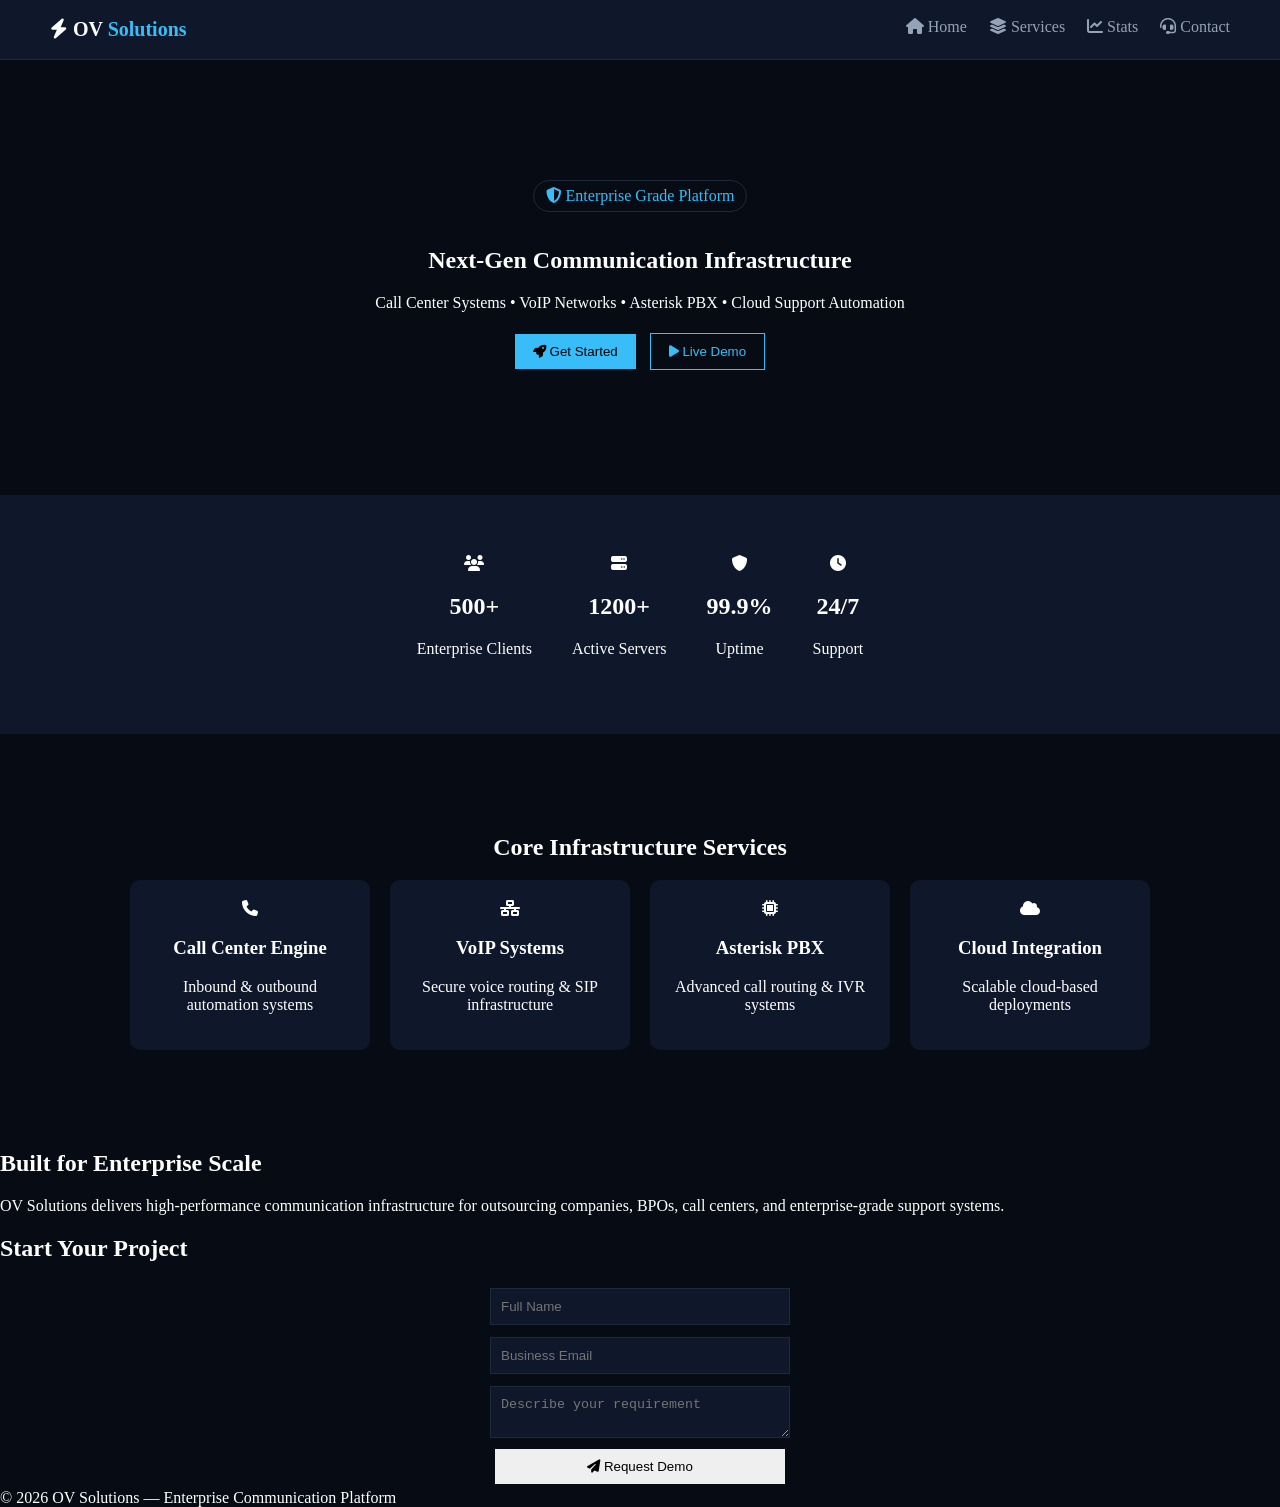
<file: index.html>
<!DOCTYPE html>
<html lang="en">
<head>
<meta charset="UTF-8">
<meta name="viewport" content="width=device-width, initial-scale=1.0">

<title>OV Solutions | Enterprise Communication Platform</title>

<link rel="stylesheet" href="style.css">
<link rel="stylesheet" href="https://cdnjs.cloudflare.com/ajax/libs/font-awesome/6.5.0/css/all.min.css">
</head>

<body>

<header class="nav">
  <div class="logo"><i class="fa-solid fa-bolt"></i> OV <span>Solutions</span></div>

  <nav>
    <a href="#home"><i class="fa-solid fa-house"></i> Home</a>
    <a href="#services"><i class="fa-solid fa-layer-group"></i> Services</a>
    <a href="#stats"><i class="fa-solid fa-chart-line"></i> Stats</a>
    <a href="#contact"><i class="fa-solid fa-headset"></i> Contact</a>
  </nav>
</header>

<!-- HERO -->
<section id="home" class="hero">
  <div class="badge"><i class="fa-solid fa-shield-halved"></i> Enterprise Grade Platform</div>

  <h1>Next-Gen Communication Infrastructure</h1>

  <p>
    Call Center Systems • VoIP Networks • Asterisk PBX • Cloud Support Automation
  </p>

  <div class="buttons">
    <button class="primary"><i class="fa-solid fa-rocket"></i> Get Started</button>
    <button class="ghost"><i class="fa-solid fa-play"></i> Live Demo</button>
  </div>
</section>

<!-- STATS -->
<section id="stats" class="stats">

  <div class="stat">
    <i class="fa-solid fa-users"></i>
    <h2>500+</h2>
    <p>Enterprise Clients</p>
  </div>

  <div class="stat">
    <i class="fa-solid fa-server"></i>
    <h2>1200+</h2>
    <p>Active Servers</p>
  </div>

  <div class="stat">
    <i class="fa-solid fa-shield"></i>
    <h2>99.9%</h2>
    <p>Uptime</p>
  </div>

  <div class="stat">
    <i class="fa-solid fa-clock"></i>
    <h2>24/7</h2>
    <p>Support</p>
  </div>

</section>

<!-- SERVICES -->
<section id="services" class="section">
  <h2>Core Infrastructure Services</h2>

  <div class="grid">

    <div class="card">
      <i class="fa-solid fa-phone"></i>
      <h3>Call Center Engine</h3>
      <p>Inbound & outbound automation systems</p>
    </div>

    <div class="card">
      <i class="fa-solid fa-network-wired"></i>
      <h3>VoIP Systems</h3>
      <p>Secure voice routing & SIP infrastructure</p>
    </div>

    <div class="card">
      <i class="fa-solid fa-microchip"></i>
      <h3>Asterisk PBX</h3>
      <p>Advanced call routing & IVR systems</p>
    </div>

    <div class="card">
      <i class="fa-solid fa-cloud"></i>
      <h3>Cloud Integration</h3>
      <p>Scalable cloud-based deployments</p>
    </div>

  </div>
</section>

<!-- VALUE -->
<section class="value">
  <h2>Built for Enterprise Scale</h2>
  <p>
    OV Solutions delivers high-performance communication infrastructure for outsourcing companies,
    BPOs, call centers, and enterprise-grade support systems.
  </p>
</section>

<!-- CONTACT -->
<section id="contact" class="contact">
  <h2>Start Your Project</h2>

  <form>
    <input placeholder="Full Name">
    <input placeholder="Business Email">
    <textarea placeholder="Describe your requirement"></textarea>
    <button><i class="fa-solid fa-paper-plane"></i> Request Demo</button>
  </form>
</section>

<footer>
  © 2026 OV Solutions — Enterprise Communication Platform
</footer>

</body>
</html>
</file>
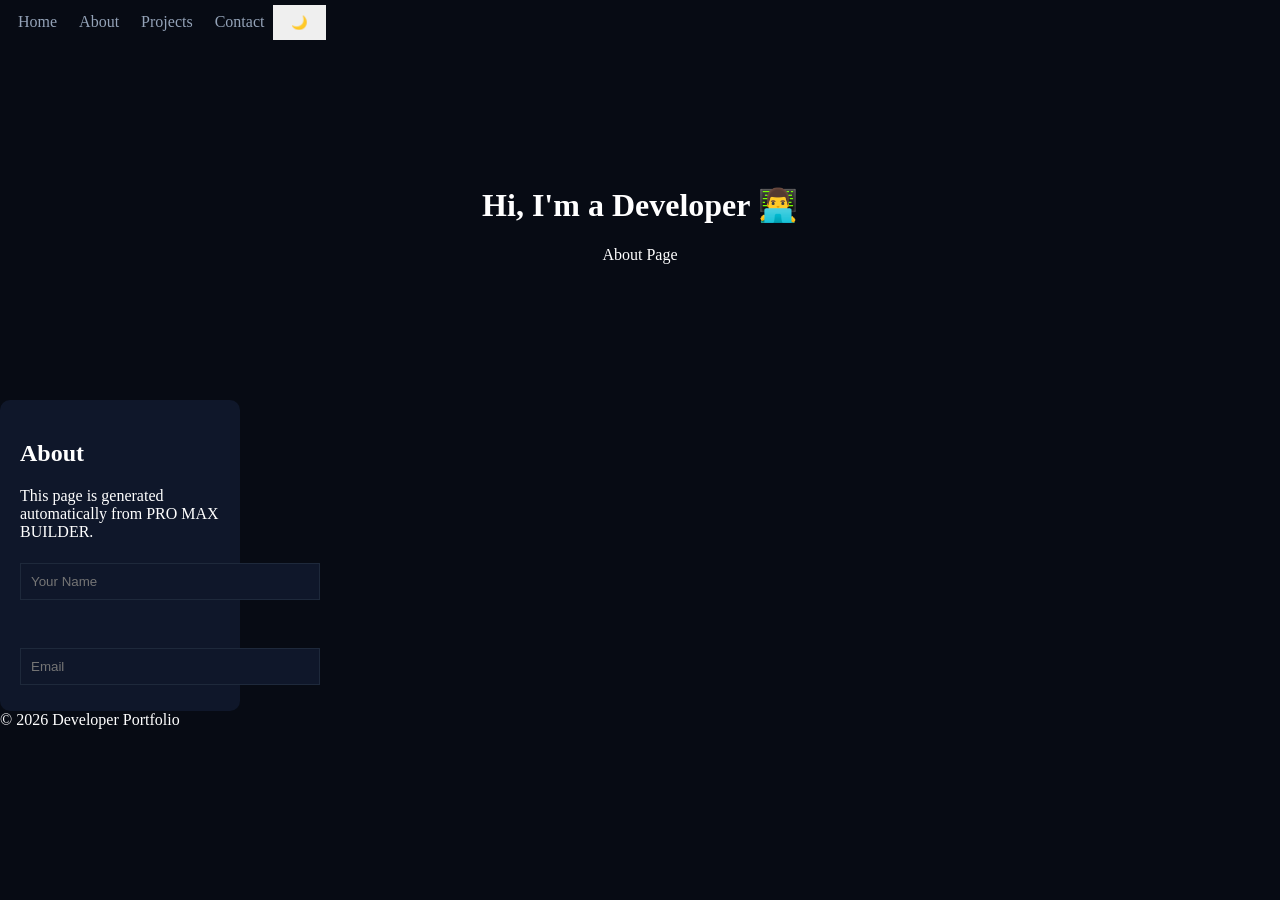
<file: about.html>
<!DOCTYPE html>
<html>
<head>
<title>Developer Portfolio - About</title>
<link rel="stylesheet" href="style.css">
</head>
<body>

<nav>
<a href="home.html">Home</a> <a href="about.html">About</a> <a href="projects.html">Projects</a> <a href="contact.html">Contact</a>
<button onclick="toggle()">🌙</button>
</nav>

<div class="hero">
  <h1>Hi, I'm a Developer 👨‍💻</h1>
  <p>About Page</p>
</div>

<div class="card">
  <h2>About</h2>
  <p>This page is generated automatically from PRO MAX BUILDER.</p>

  <form>
    <input placeholder="Your Name" />
    <br><br>
    <input placeholder="Email" />
  </form>
</div>

<footer>
© 2026 Developer Portfolio
</footer>

<script>
function toggle(){
  document.body.classList.toggle("dark");
}
</script>

</body>
</html>
</file>
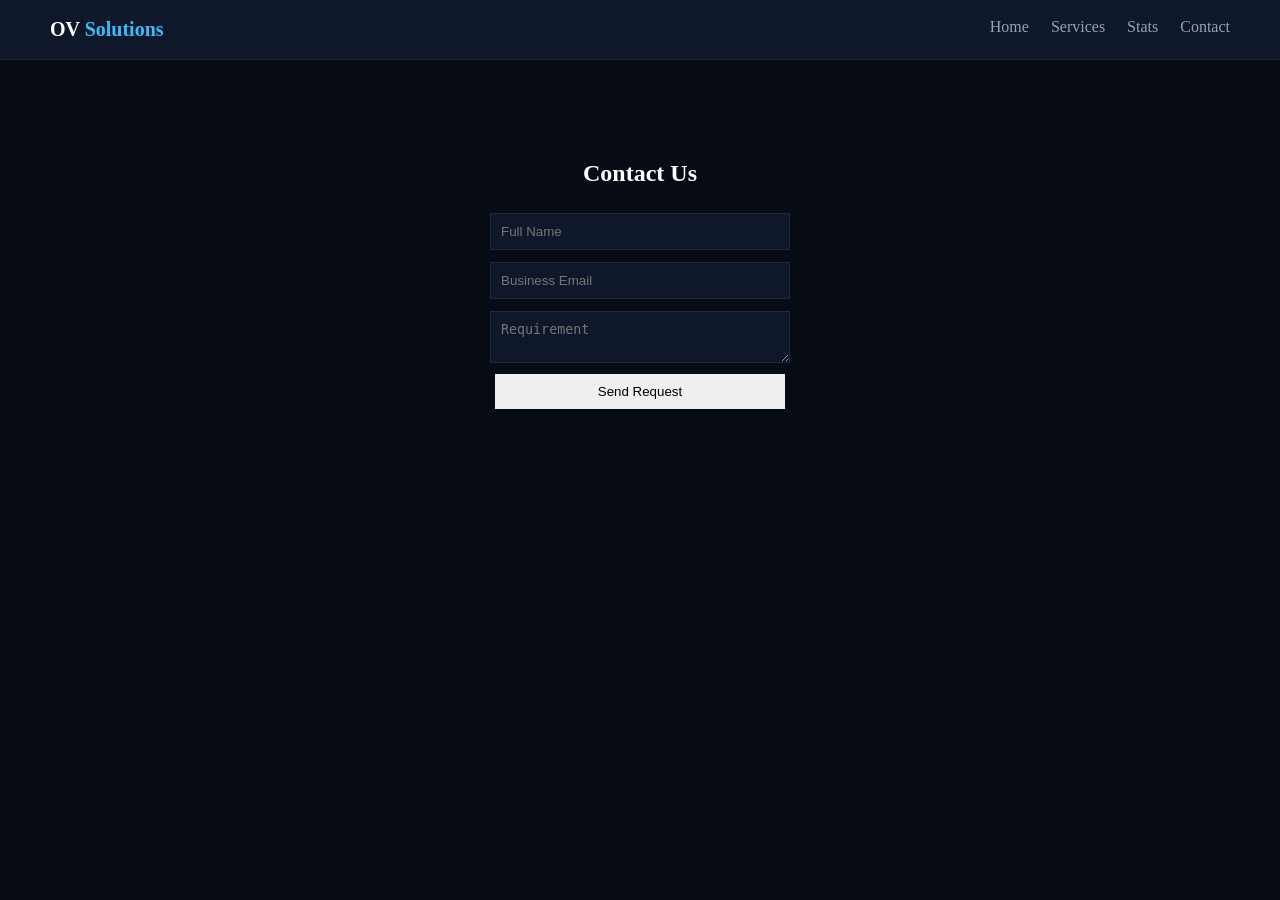
<file: contact.html>
<!DOCTYPE html>
<html lang="en">
<head>
<meta charset="UTF-8">
<meta name="viewport" content="width=device-width, initial-scale=1.0">
<title>Contact - OV Solutions</title>

<link rel="stylesheet" href="style.css">
</head>

<body>

<header class="nav">
  <div class="logo">OV <span>Solutions</span></div>

  <nav>
    <a href="index.html">Home</a>
    <a href="services.html">Services</a>
    <a href="stats.html">Stats</a>
    <a href="contact.html">Contact</a>
  </nav>
</header>

<section class="section">
  <h2>Contact Us</h2>

  <form>
    <input placeholder="Full Name">
    <input placeholder="Business Email">
    <textarea placeholder="Requirement"></textarea>
    <button>Send Request</button>
  </form>

</section>

</body>
</html>
</file>
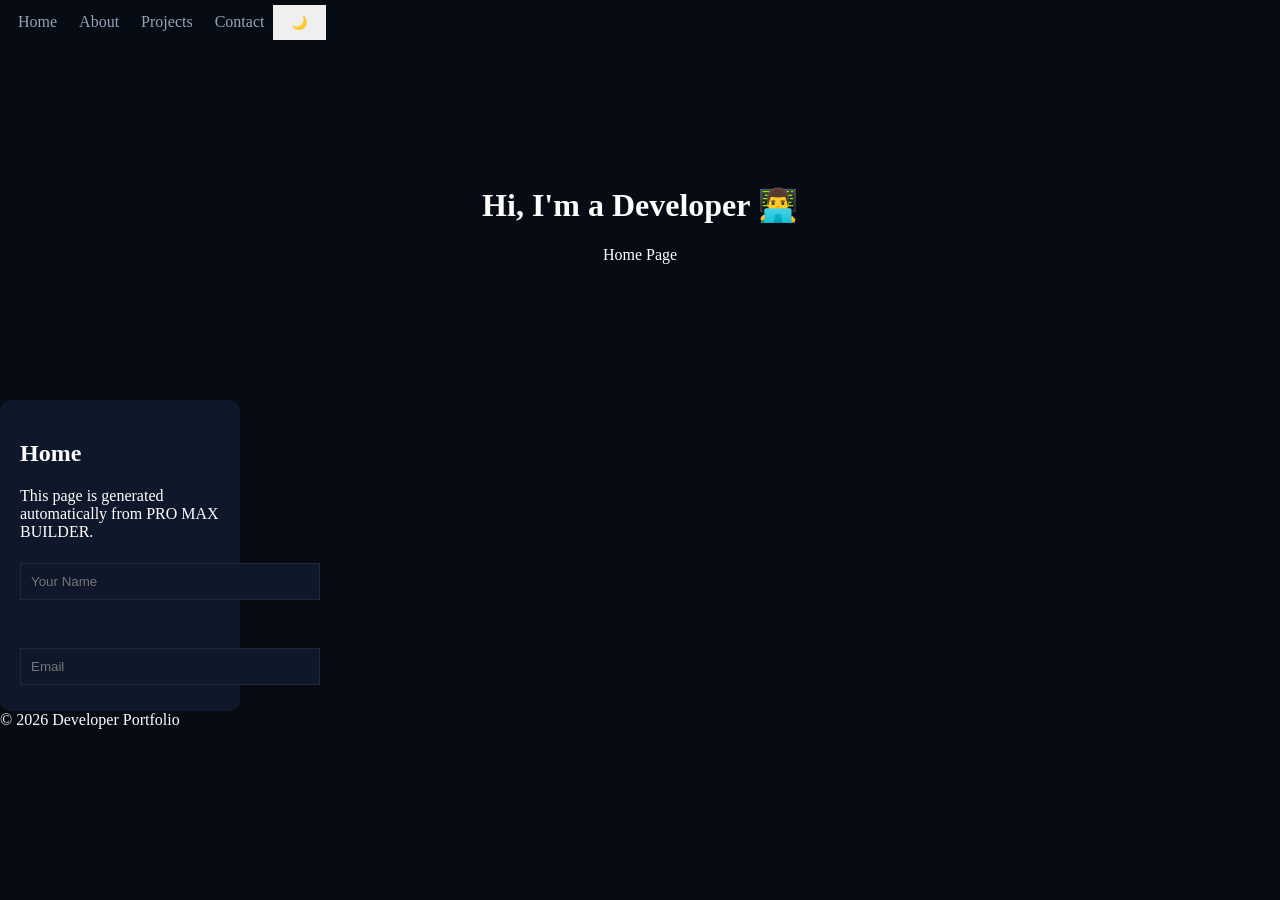
<file: home.html>
<!DOCTYPE html>
<html>
<head>
<title>Developer Portfolio - Home</title>
<link rel="stylesheet" href="style.css">
</head>
<body>

<nav>
<a href="home.html">Home</a> <a href="about.html">About</a> <a href="projects.html">Projects</a> <a href="contact.html">Contact</a>
<button onclick="toggle()">🌙</button>
</nav>

<div class="hero">
  <h1>Hi, I'm a Developer 👨‍💻</h1>
  <p>Home Page</p>
</div>

<div class="card">
  <h2>Home</h2>
  <p>This page is generated automatically from PRO MAX BUILDER.</p>

  <form>
    <input placeholder="Your Name" />
    <br><br>
    <input placeholder="Email" />
  </form>
</div>

<footer>
© 2026 Developer Portfolio
</footer>

<script>
function toggle(){
  document.body.classList.toggle("dark");
}
</script>

</body>
</html>
</file>
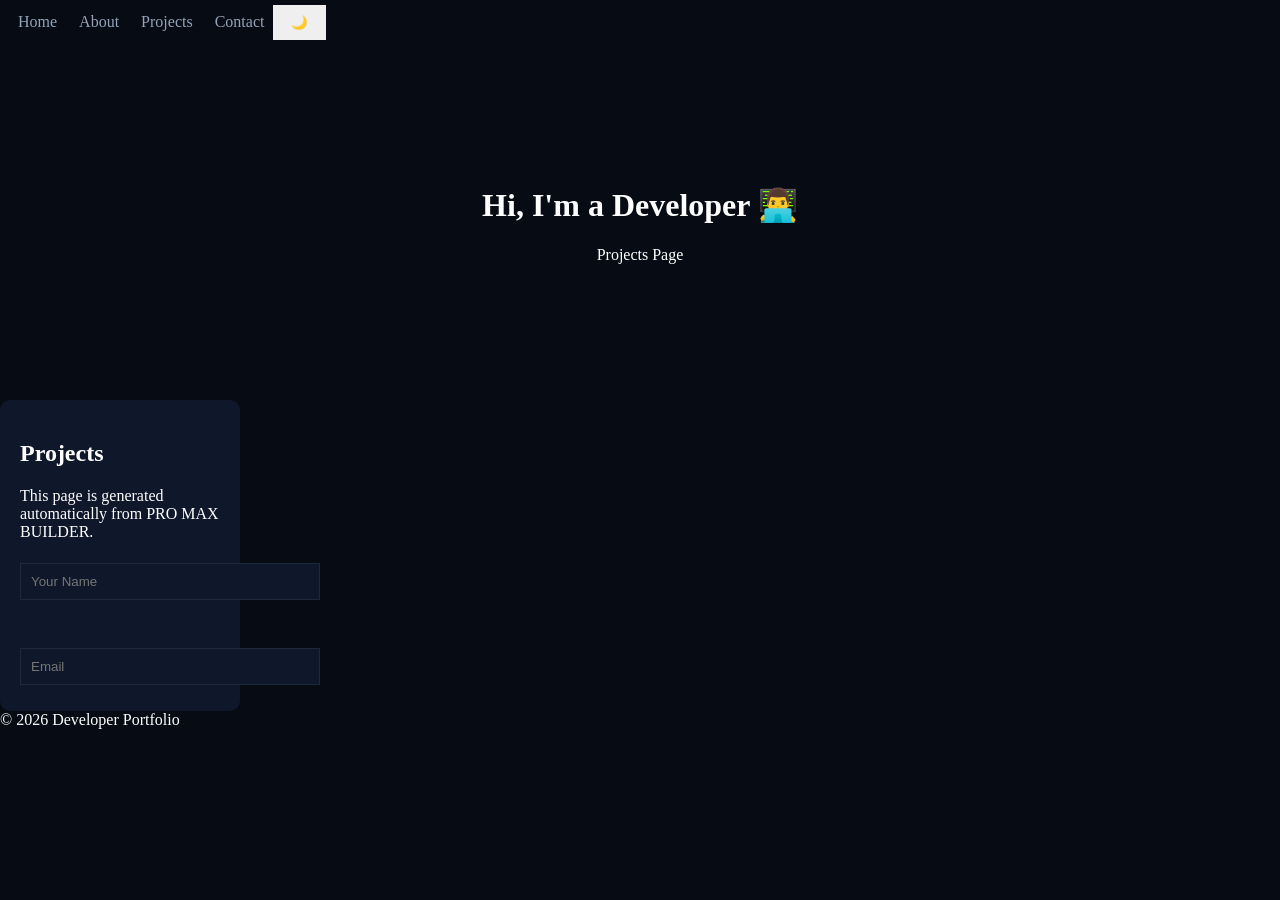
<file: projects.html>
<!DOCTYPE html>
<html>
<head>
<title>Developer Portfolio - Projects</title>
<link rel="stylesheet" href="style.css">
</head>
<body>

<nav>
<a href="home.html">Home</a> <a href="about.html">About</a> <a href="projects.html">Projects</a> <a href="contact.html">Contact</a>
<button onclick="toggle()">🌙</button>
</nav>

<div class="hero">
  <h1>Hi, I'm a Developer 👨‍💻</h1>
  <p>Projects Page</p>
</div>

<div class="card">
  <h2>Projects</h2>
  <p>This page is generated automatically from PRO MAX BUILDER.</p>

  <form>
    <input placeholder="Your Name" />
    <br><br>
    <input placeholder="Email" />
  </form>
</div>

<footer>
© 2026 Developer Portfolio
</footer>

<script>
function toggle(){
  document.body.classList.toggle("dark");
}
</script>

</body>
</html>
</file>
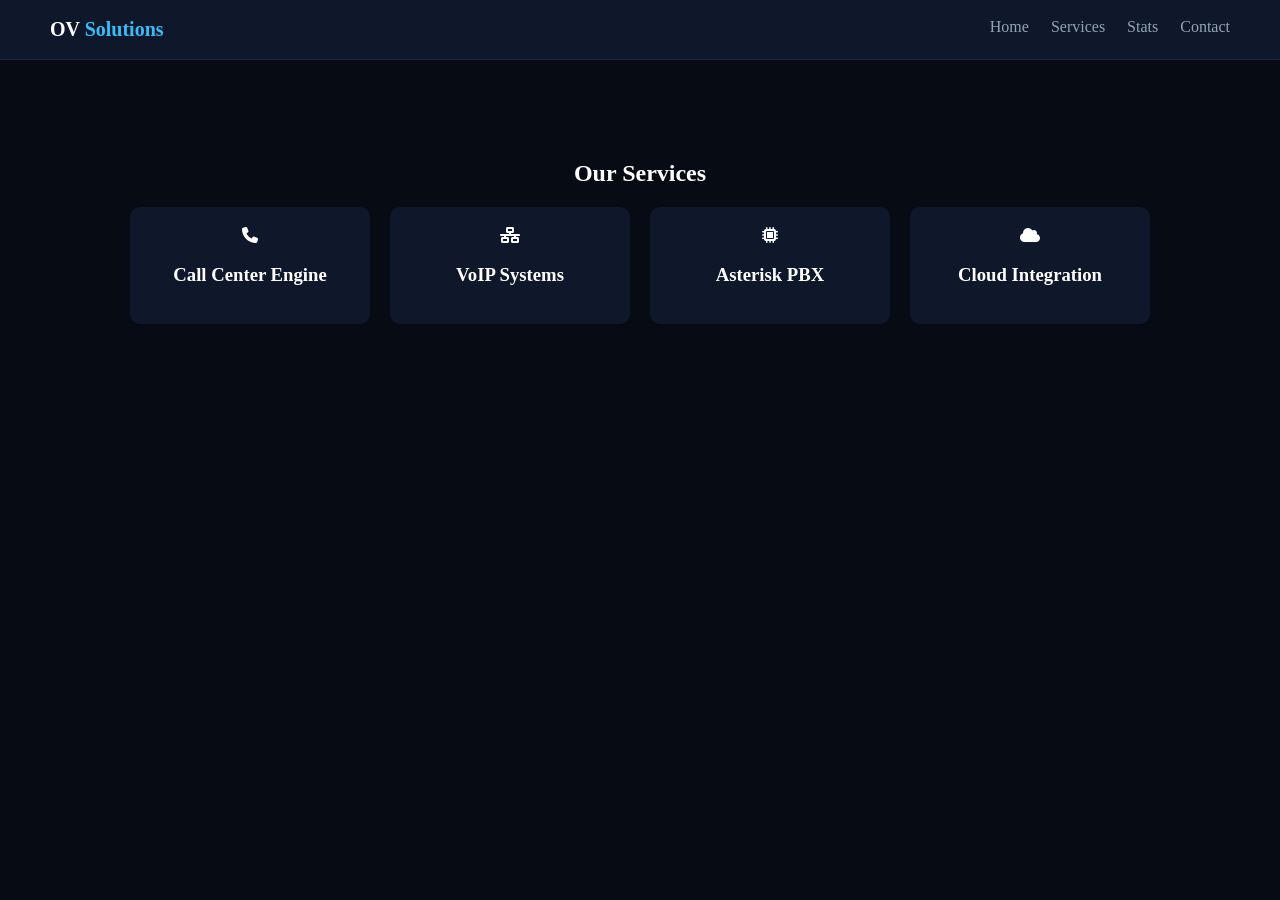
<file: services.html>
<!DOCTYPE html>
<html lang="en">
<head>
<meta charset="UTF-8">
<meta name="viewport" content="width=device-width, initial-scale=1.0">
<title>Services - OV Solutions</title>

<link rel="stylesheet" href="style.css">
<link rel="stylesheet" href="https://cdnjs.cloudflare.com/ajax/libs/font-awesome/6.5.0/css/all.min.css">
</head>

<body>

<header class="nav">
  <div class="logo">OV <span>Solutions</span></div>

  <nav>
    <a href="index.html">Home</a>
    <a href="services.html">Services</a>
    <a href="stats.html">Stats</a>
    <a href="contact.html">Contact</a>
  </nav>
</header>

<section class="section">
  <h2>Our Services</h2>

  <div class="grid">

    <div class="card">
      <i class="fa-solid fa-phone"></i>
      <h3>Call Center Engine</h3>
    </div>

    <div class="card">
      <i class="fa-solid fa-network-wired"></i>
      <h3>VoIP Systems</h3>
    </div>

    <div class="card">
      <i class="fa-solid fa-microchip"></i>
      <h3>Asterisk PBX</h3>
    </div>

    <div class="card">
      <i class="fa-solid fa-cloud"></i>
      <h3>Cloud Integration</h3>
    </div>

  </div>
</section>

</body>
</html>
</file>
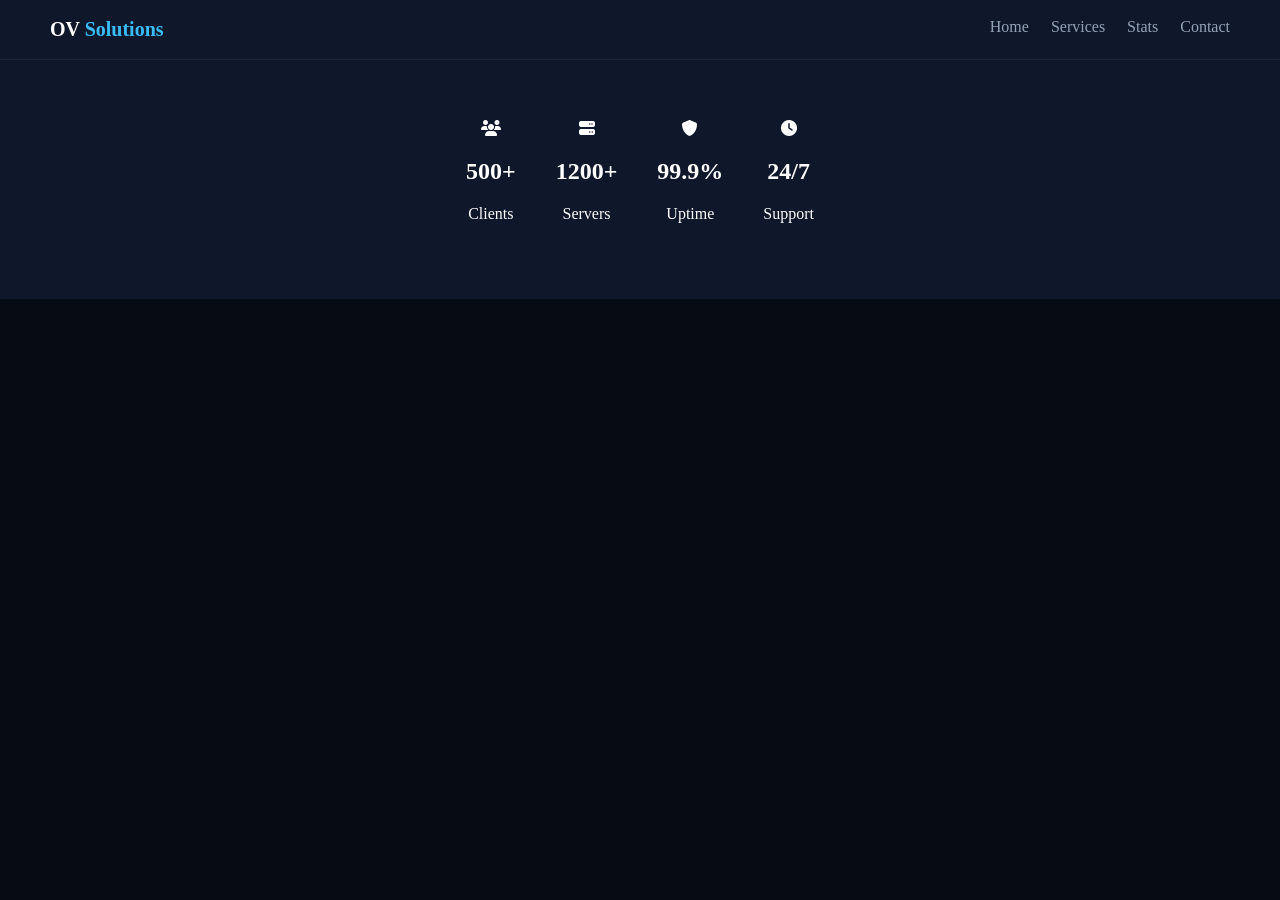
<file: stats.html>
<!DOCTYPE html>
<html lang="en">
<head>
<meta charset="UTF-8">
<meta name="viewport" content="width=device-width, initial-scale=1.0">
<title>Stats - OV Solutions</title>

<link rel="stylesheet" href="style.css">
<link rel="stylesheet" href="https://cdnjs.cloudflare.com/ajax/libs/font-awesome/6.5.0/css/all.min.css">
</head>

<body>

<header class="nav">
  <div class="logo">OV <span>Solutions</span></div>

  <nav>
    <a href="index.html">Home</a>
    <a href="services.html">Services</a>
    <a href="stats.html">Stats</a>
    <a href="contact.html">Contact</a>
  </nav>
</header>

<section class="stats">

  <div class="stat">
    <i class="fa-solid fa-users"></i>
    <h2>500+</h2>
    <p>Clients</p>
  </div>

  <div class="stat">
    <i class="fa-solid fa-server"></i>
    <h2>1200+</h2>
    <p>Servers</p>
  </div>

  <div class="stat">
    <i class="fa-solid fa-shield"></i>
    <h2>99.9%</h2>
    <p>Uptime</p>
  </div>

  <div class="stat">
    <i class="fa-solid fa-clock"></i>
    <h2>24/7</h2>
    <p>Support</p>
  </div>

</section>

</body>
</html>
</file>
<file: style.css>
body{
  margin:0;
  font-family:Segoe UI;
  background:#070b14;
  color:white;
}

/* NAV */
.nav{
  display:flex;
  justify-content:space-between;
  padding:18px 50px;
  background:#0f172a;
  border-bottom:1px solid #1e293b;
}

.logo{
  font-size:20px;
  font-weight:bold;
}

.logo span{
  color:#38bdf8;
}

nav a{
  color:#94a3b8;
  margin-left:18px;
  text-decoration:none;
}

nav a:hover{
  color:#38bdf8;
}

/* HERO */
.hero{
  text-align:center;
  padding:120px 20px;
}

.badge{
  display:inline-block;
  padding:6px 12px;
  border:1px solid #1e293b;
  border-radius:20px;
  color:#38bdf8;
  margin-bottom:15px;
}

/* BUTTONS */
button{
  padding:10px 18px;
  margin:5px;
  border:none;
  cursor:pointer;
}

.primary{
  background:#38bdf8;
  color:black;
}

.ghost{
  background:transparent;
  border:1px solid #38bdf8;
  color:#38bdf8;
}

/* SECTIONS */
.section{
  text-align:center;
  padding:80px 20px;
}

/* STATS */
.stats{
  display:flex;
  justify-content:center;
  gap:40px;
  padding:60px;
  background:#0f172a;
}

.stat{
  text-align:center;
}

/* GRID */
.grid{
  display:flex;
  justify-content:center;
  gap:20px;
  flex-wrap:wrap;
}

.card{
  width:200px;
  background:#0f172a;
  padding:20px;
  border-radius:10px;
}

/* FORM */
form{
  width:300px;
  margin:auto;
  display:flex;
  flex-direction:column;
}

input,textarea{
  margin:6px 0;
  padding:10px;
  background:#0f172a;
  border:1px solid #1e293b;
  color:white;
}
</file>
